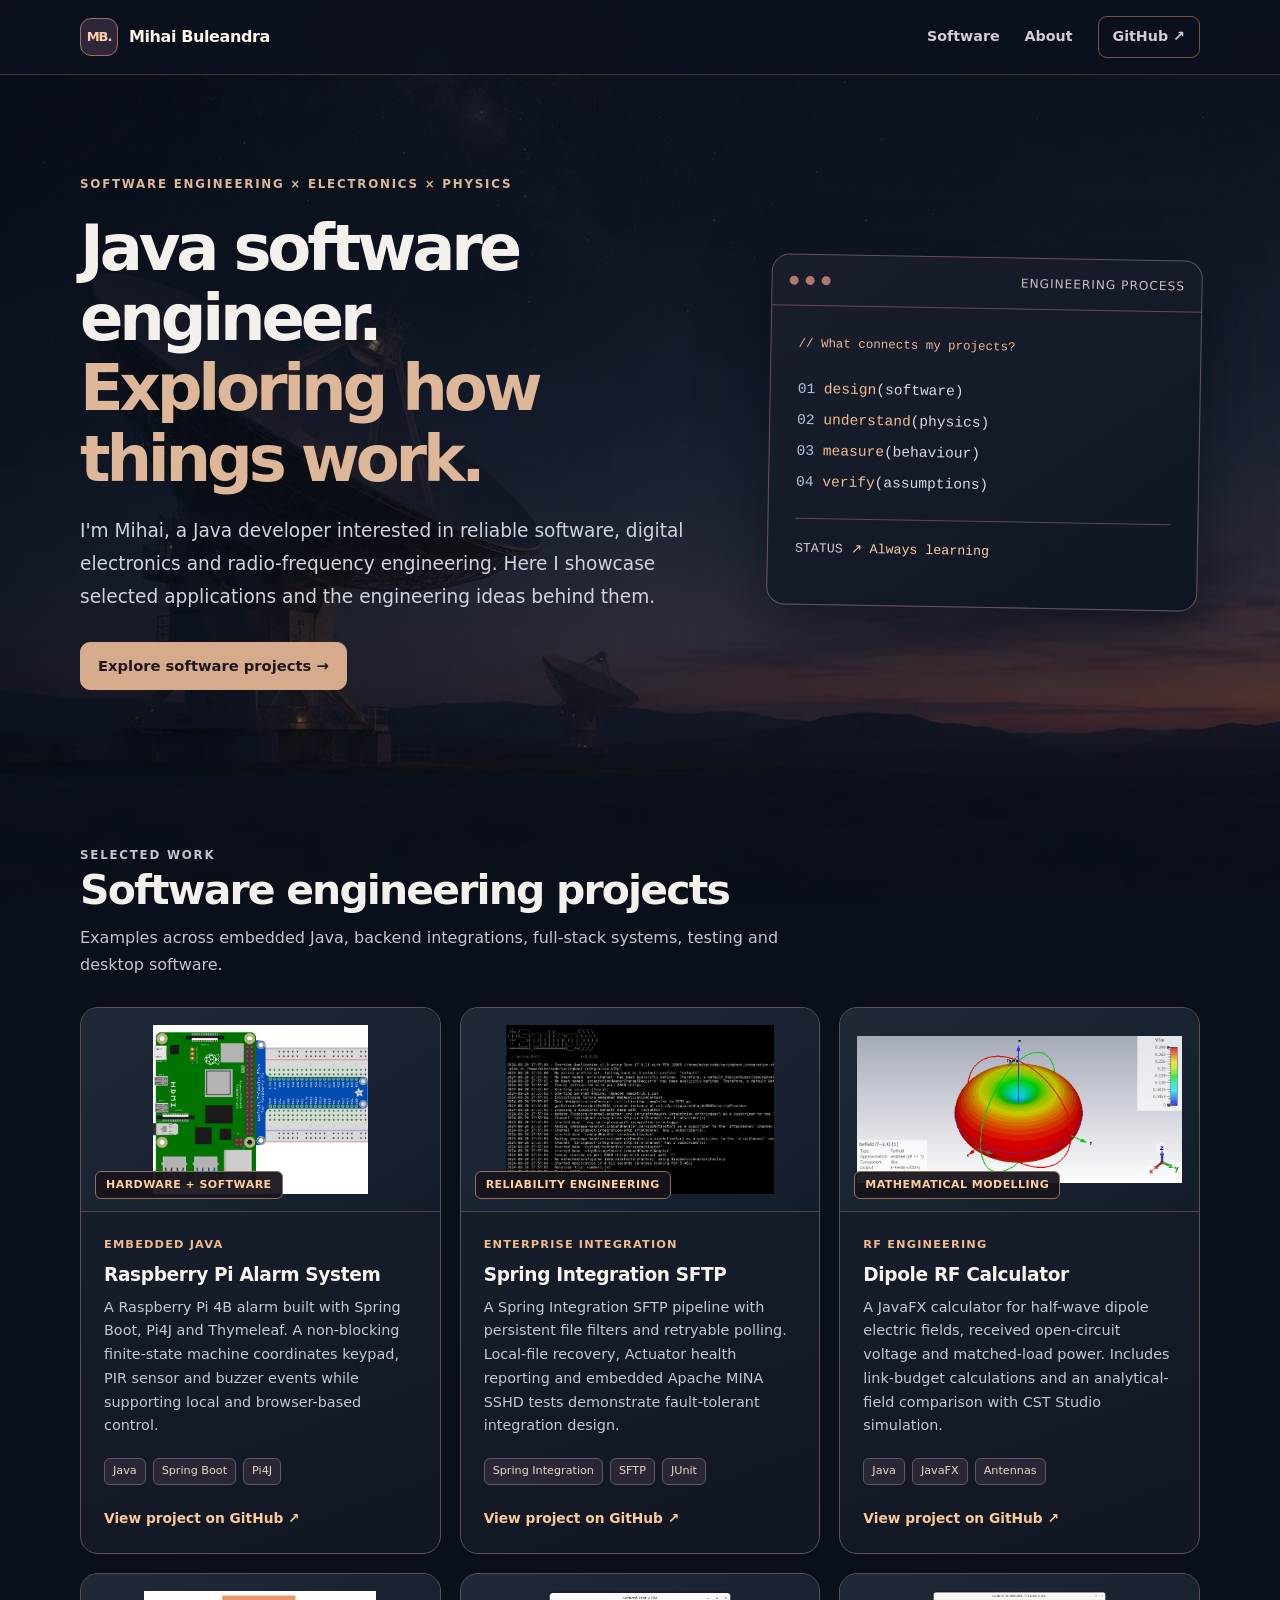
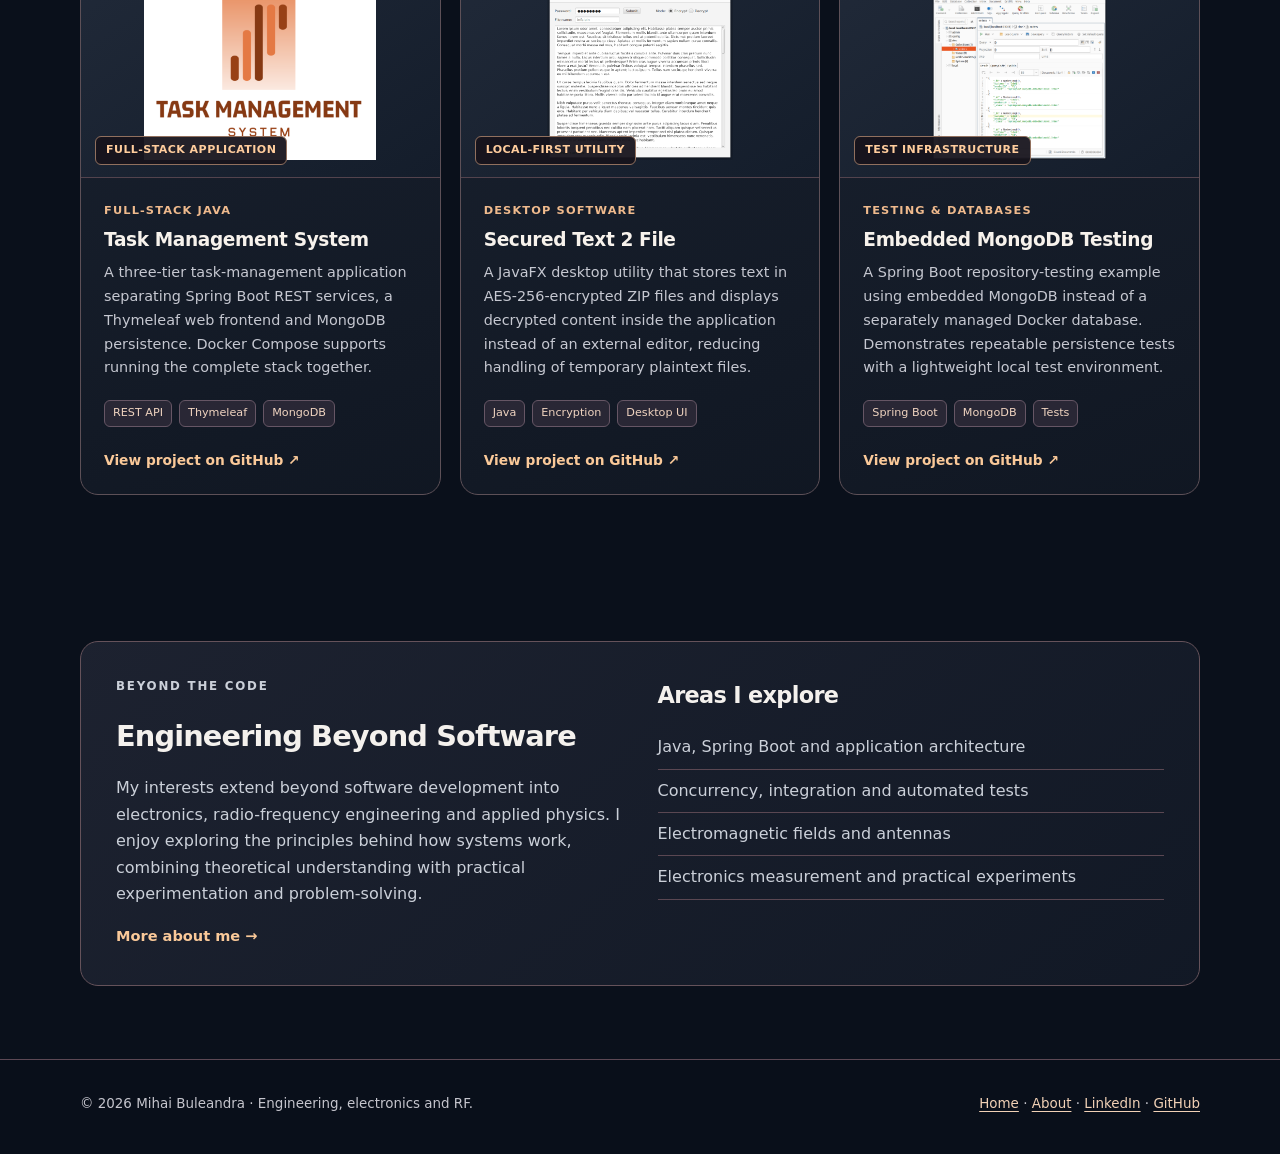
<file: index.html>
<!DOCTYPE html>
<html lang="en">
<head>
<meta charset="utf-8"/>
<meta content="width=device-width, initial-scale=1" name="viewport"/>
<meta content="Mihai Buleandra" name="author"/>
<meta content="Explore Java and Spring Boot projects by Mihai Buleandra: Raspberry Pi hardware, Spring Integration SFTP, JavaFX tools, MongoDB testing and RF engineering." name="description"/>
<meta content="#101521" name="theme-color"/>
<meta content="index,follow,max-image-preview:large" name="robots"/>
<title>Mihai Buleandra | Java &amp; Spring Boot Developer</title>
<link href="https://bmike2047.github.io/" rel="canonical"/>
<meta content="website" property="og:type"/>
<meta content="Mihai Buleandra — Engineering Portfolio" property="og:site_name"/>
<meta content="Mihai Buleandra | Java &amp; Spring Boot Developer" property="og:title"/>
<meta content="Explore Java and Spring Boot projects by Mihai Buleandra: Raspberry Pi hardware, Spring Integration SFTP, JavaFX tools, MongoDB testing and RF engineering." property="og:description"/>
<meta content="https://bmike2047.github.io/" property="og:url"/>
<meta content="https://bmike2047.github.io/assets/images/og-cover.png" property="og:image"/>
<meta content="1200" property="og:image:width"/>
<meta content="630" property="og:image:height"/>
<meta content="Mihai Buleandra — Java software engineering, electronics and RF engineering portfolio" property="og:image:alt"/>
<meta content="summary_large_image" name="twitter:card"/>
<meta content="Mihai Buleandra | Java &amp; Spring Boot Developer" name="twitter:title"/>
<meta content="Explore Java and Spring Boot projects by Mihai Buleandra: Raspberry Pi hardware, Spring Integration SFTP, JavaFX tools, MongoDB testing and RF engineering." name="twitter:description"/>
<meta content="https://bmike2047.github.io/assets/images/og-cover.png" name="twitter:image"/>
<link href="./assets/images/favicon.svg" rel="icon" type="image/svg+xml"/>
<link href="./assets/css/site.css?v=mobile-observatory-optimized" rel="stylesheet"/>
<script type="application/ld+json">[{"@context":"https://schema.org","@type":"Person","name":"Mihai Buleandra","url":"https://bmike2047.github.io/","sameAs":["https://github.com/bmike2047","https://www.linkedin.com/in/m-buleandra"],"knowsAbout":["Java","Spring Boot","JavaFX","Electronics","RF engineering"]},{"@context":"https://schema.org","@type":"WebSite","name":"Mihai Buleandra — Engineering Portfolio","url":"https://bmike2047.github.io/","inLanguage":"en"}]</script>
</head>
<body>
<a class="skip" href="#main">Skip to main content</a>
<header class="site-header">
<div class="container nav">
<a aria-label="Mihai Buleandra, homepage" class="brand" href="index.html"><span class="logo">MB.</span> Mihai Buleandra</a>
<nav aria-label="Main navigation" class="nav-links">
<a href="#software">Software</a>


<a href="about.html">About</a>
<a class="nav-pill" href="https://github.com/bmike2047" rel="me noopener noreferrer" target="_blank">GitHub ↗</a>
</nav><details class="mobile-menu"><summary aria-label="Toggle navigation menu">Menu</summary><nav aria-label="Mobile navigation" class="mobile-links"><a href="#software">Software</a><a href="about.html">About</a><a class="nav-pill" href="https://github.com/bmike2047" rel="me noopener noreferrer" target="_blank">GitHub ↗</a></nav></details>
</div>
</header>
<main id="main"><section class="hero"><div class="container hero-grid"><div><p class="eyebrow">Software engineering × electronics × physics</p><h1>Java software engineer.<br/><span class="accent">Exploring how things work.</span></h1><p class="lead">I'm Mihai, a Java developer interested in reliable software, digital electronics and radio-frequency engineering. Here I showcase selected applications and the engineering ideas behind them.</p><div class="actions"><a class="button primary" href="#software">Explore software projects →</a></div></div><div aria-label="Illustrative engineering notebook code panel" role="group" class="terminal"><div class="terminal-top"><i class="dot"></i><i class="dot"></i><i class="dot"></i><span>ENGINEERING PROCESS</span></div><div class="terminal-body"><p class="term-label">// What connects my projects?</p><p class="line-code"><em>01</em> <strong>design</strong>(software)</p><p class="line-code"><em>02</em> <strong>understand</strong>(physics)</p><p class="line-code"><em>03</em> <strong>measure</strong>(behaviour)</p><p class="line-code"><em>04</em> <strong>verify</strong>(assumptions)</p><div class="thin-rule"></div><p class="term-result">STATUS <span>↗ Always learning</span></p></div></div></div></section><section class="section alt" id="software"><div class="container"><div class="section-head"><div class="intro"><p class="eyebrow">Selected work</p><h2>Software engineering projects</h2><p>Examples across embedded Java, backend integrations, full-stack systems, testing and desktop software.</p></div></div><div class="card-grid"><article class="project-card"><div class="project-visual original-visual"><a aria-label="View Raspberry Pi Alarm System on GitHub" class="image-link" href="https://github.com/bmike2047/springboot-rpi-alarm-system" rel="noopener noreferrer" target="_blank"><img width="1278" height="1004" alt="Original Raspberry Pi 4B alarm system presentation image" class="original-thumb" decoding="async" loading="lazy" src="assets/images/p5.webp"/></a><span class="visual-label">Hardware + software</span></div><div class="card-body"><div class="card-meta">Embedded Java</div><h3><a href="https://github.com/bmike2047/springboot-rpi-alarm-system" rel="noopener noreferrer" target="_blank">Raspberry Pi Alarm System</a></h3><p>A Raspberry Pi 4B alarm built with Spring Boot, Pi4J and Thymeleaf. A non-blocking finite-state machine coordinates keypad, PIR sensor and buzzer events while supporting local and browser-based control.</p><div class="tags"><span class="tag">Java</span><span class="tag">Spring Boot</span><span class="tag">Pi4J</span></div><div class="card-actions"><a aria-label="View Raspberry Pi Alarm System on GitHub" href="https://github.com/bmike2047/springboot-rpi-alarm-system" rel="noopener noreferrer" target="_blank">View project on GitHub ↗</a></div></div></article><article class="project-card"><div class="project-visual original-visual"><a aria-label="View Spring Integration SFTP on GitHub" class="image-link" href="https://github.com/bmike2047/springboot-integration-sftp" rel="noopener noreferrer" target="_blank"><img width="1243" height="782" alt="Original Spring Boot Integration SFTP presentation image" class="original-thumb" decoding="async" loading="lazy" src="assets/images/p2.webp"/></a><span class="visual-label">Reliability engineering</span></div><div class="card-body"><div class="card-meta">Enterprise integration</div><h3><a href="https://github.com/bmike2047/springboot-integration-sftp" rel="noopener noreferrer" target="_blank">Spring Integration SFTP</a></h3><p>A Spring Integration SFTP pipeline with persistent file filters and retryable polling. Local-file recovery, Actuator health reporting and embedded Apache MINA SSHD tests demonstrate fault-tolerant integration design.</p><div class="tags"><span class="tag">Spring Integration</span><span class="tag">SFTP</span><span class="tag">JUnit</span></div><div class="card-actions"><a aria-label="View Spring Integration SFTP on GitHub" href="https://github.com/bmike2047/springboot-integration-sftp" rel="noopener noreferrer" target="_blank">View project on GitHub ↗</a></div></div></article><article class="project-card"><div class="project-visual original-visual"><a aria-label="View Dipole RF Calculator on GitHub" class="image-link" href="https://github.com/bmike2047/dipole-rf-calculator" rel="noopener noreferrer" target="_blank"><img width="945" height="426" alt="Original dipole antenna radiation pattern presentation image" class="original-thumb" decoding="async" loading="lazy" src="assets/images/p1.webp"/></a><span class="visual-label">Mathematical modelling</span></div><div class="card-body"><div class="card-meta">RF engineering</div><h3><a href="https://github.com/bmike2047/dipole-rf-calculator" rel="noopener noreferrer" target="_blank">Dipole RF Calculator</a></h3><p>A JavaFX calculator for half-wave dipole electric fields, received open-circuit voltage and matched-load power. Includes link-budget calculations and an analytical-field comparison with CST Studio simulation.</p><div class="tags"><span class="tag">Java</span><span class="tag">JavaFX</span><span class="tag">Antennas</span></div><div class="card-actions"><a aria-label="View Dipole RF Calculator on GitHub" href="https://github.com/bmike2047/dipole-rf-calculator" rel="noopener noreferrer" target="_blank">View project on GitHub ↗</a></div></div></article><article class="project-card"><div class="project-visual original-visual"><a aria-label="View Task Management System on GitHub" class="image-link" href="https://github.com/bmike2047/task-management-system" rel="noopener noreferrer" target="_blank"><img width="826" height="602" alt="Original Task Management System presentation logo" class="original-thumb" decoding="async" loading="lazy" src="assets/images/p6-inv.webp"/></a><span class="visual-label">Full-stack application</span></div><div class="card-body"><div class="card-meta">Full-stack Java</div><h3><a href="https://github.com/bmike2047/task-management-system" rel="noopener noreferrer" target="_blank">Task Management System</a></h3><p>A three-tier task-management application separating Spring Boot REST services, a Thymeleaf web frontend and MongoDB persistence. Docker Compose supports running the complete stack together.</p><div class="tags"><span class="tag">REST API</span><span class="tag">Thymeleaf</span><span class="tag">MongoDB</span></div><div class="card-actions"><a aria-label="View Task Management System on GitHub" href="https://github.com/bmike2047/task-management-system" rel="noopener noreferrer" target="_blank">View project on GitHub ↗</a></div></div></article><article class="project-card"><div class="project-visual original-visual"><a aria-label="View Secured Text 2 File on GitHub" class="image-link" href="https://github.com/bmike2047/secured-text2file" rel="noopener noreferrer" target="_blank"><img width="720" height="655" alt="Original Secured Text 2 File desktop application presentation screenshot" class="original-thumb" decoding="async" loading="lazy" src="assets/images/p3.webp"/></a><span class="visual-label">Local-first utility</span></div><div class="card-body"><div class="card-meta">Desktop software</div><h3><a href="https://github.com/bmike2047/secured-text2file" rel="noopener noreferrer" target="_blank">Secured Text 2 File</a></h3><p>A JavaFX desktop utility that stores text in AES-256-encrypted ZIP files and displays decrypted content inside the application instead of an external editor, reducing handling of temporary plaintext files.</p><div class="tags"><span class="tag">Java</span><span class="tag">Encryption</span><span class="tag">Desktop UI</span></div><div class="card-actions"><a aria-label="View Secured Text 2 File on GitHub" href="https://github.com/bmike2047/secured-text2file" rel="noopener noreferrer" target="_blank">View project on GitHub ↗</a></div></div></article><article class="project-card"><div class="project-visual original-visual"><a aria-label="View Embedded MongoDB Testing on GitHub" class="image-link" href="https://github.com/bmike2047/springboot-mongodb-embedded" rel="noopener noreferrer" target="_blank"><img width="971" height="938" alt="Original embedded MongoDB project presentation screenshot" class="original-thumb" decoding="async" loading="lazy" src="assets/images/p4.webp"/></a><span class="visual-label">Test infrastructure</span></div><div class="card-body"><div class="card-meta">Testing &amp; databases</div><h3><a href="https://github.com/bmike2047/springboot-mongodb-embedded" rel="noopener noreferrer" target="_blank">Embedded MongoDB Testing</a></h3><p>A Spring Boot repository-testing example using embedded MongoDB instead of a separately managed Docker database. Demonstrates repeatable persistence tests with a lightweight local test environment.</p><div class="tags"><span class="tag">Spring Boot</span><span class="tag">MongoDB</span><span class="tag">Tests</span></div><div class="card-actions"><a aria-label="View Embedded MongoDB Testing on GitHub" href="https://github.com/bmike2047/springboot-mongodb-embedded" rel="noopener noreferrer" target="_blank">View project on GitHub ↗</a></div></div></article></div></div></section><section class="section"><div class="container"><div class="about-panel"><div><p class="eyebrow">Beyond the code</p><h2 style="margin:0 0 15px;font-size:1.8rem;letter-spacing:-.03em">Engineering Beyond Software</h2><p>My interests extend beyond software development into electronics, radio-frequency engineering and applied physics. I enjoy exploring the principles behind how systems work, combining theoretical understanding with practical experimentation and problem-solving.</p><a class="text-link" href="about.html">More about me →</a></div><div><h3>Areas I explore</h3><ul class="clean-list"><li>Java, Spring Boot and application architecture</li><li>Concurrency, integration and automated tests</li><li>Electromagnetic fields and antennas</li><li>Electronics measurement and practical experiments</li></ul></div></div></div></section></main>
<footer class="footer"><div class="container footer-inner"><span>© 2026 Mihai Buleandra · Engineering, electronics and RF.</span><span><a href="index.html">Home</a> · <a href="./about.html">About</a> · <a href="https://www.linkedin.com/in/m-buleandra" rel="me noopener noreferrer" target="_blank">LinkedIn</a> · <a href="https://github.com/bmike2047" rel="me noopener noreferrer" target="_blank">GitHub</a></span></div></footer>
<script defer="" src="assets/js/site.js"></script></body></html>
</file>
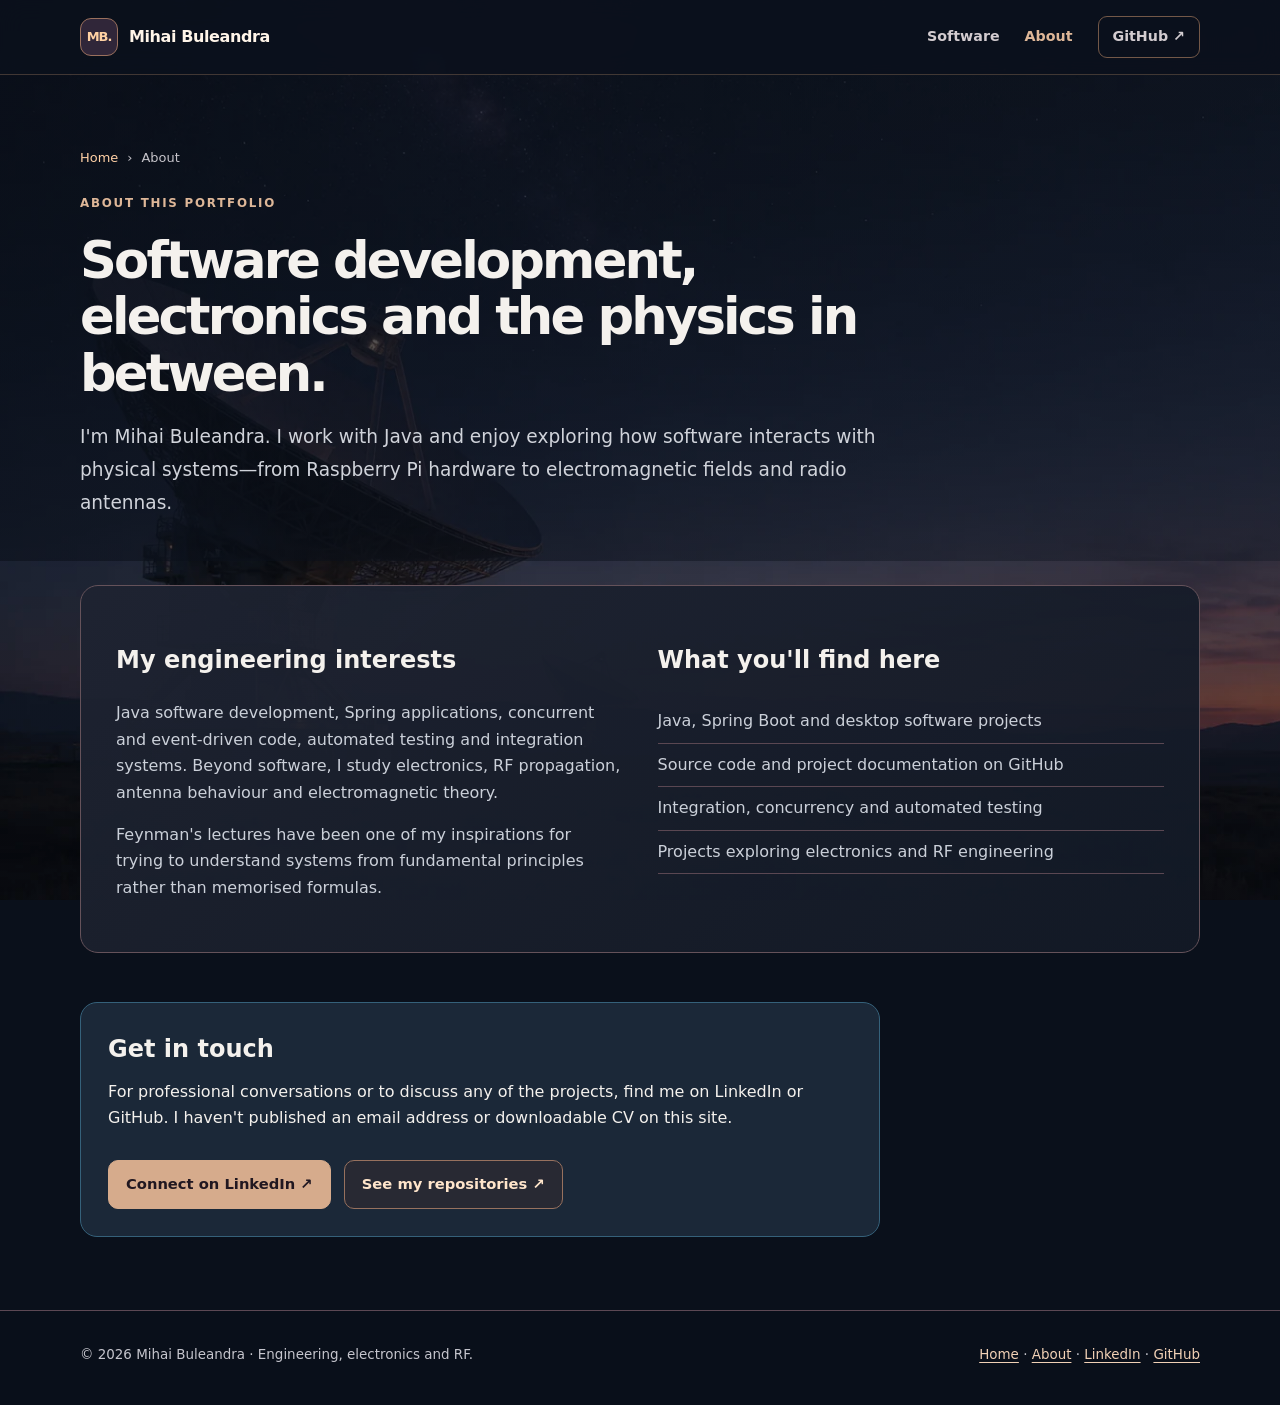
<file: about.html>
<!DOCTYPE html>

<html lang="en">
<head>
<meta charset="utf-8"/>
<meta content="width=device-width, initial-scale=1" name="viewport"/>
<meta content="Mihai Buleandra" name="author"/>
<meta content="About Mihai Buleandra: Java software development, Spring Boot, electronics, RF engineering projects and technical experiments." name="description"/>
<meta content="#101521" name="theme-color"/>
<meta content="index,follow,max-image-preview:large" name="robots"/>
<title>About — Java Development, Electronics &amp; RF | Mihai Buleandra</title>
<link href="https://bmike2047.github.io/about.html" rel="canonical"/>
<meta content="website" property="og:type"/>
<meta content="Mihai Buleandra — Engineering Portfolio" property="og:site_name"/>
<meta content="About — Java Development, Electronics &amp; RF | Mihai Buleandra" property="og:title"/>
<meta content="About Mihai Buleandra: Java software development, Spring Boot, electronics, RF engineering projects and technical experiments." property="og:description"/>
<meta content="https://bmike2047.github.io/about.html" property="og:url"/>
<meta content="https://bmike2047.github.io/assets/images/og-cover.png" property="og:image"/>
<meta content="1200" property="og:image:width"/>
<meta content="630" property="og:image:height"/>
<meta content="Mihai Buleandra — Java software engineering, electronics and RF engineering portfolio" property="og:image:alt"/>
<meta content="summary_large_image" name="twitter:card"/>
<meta content="About — Java Development, Electronics &amp; RF | Mihai Buleandra" name="twitter:title"/>
<meta content="About Mihai Buleandra: Java software development, Spring Boot, electronics, RF engineering projects and technical experiments." name="twitter:description"/>
<meta content="https://bmike2047.github.io/assets/images/og-cover.png" name="twitter:image"/>
<link href="./assets/images/favicon.svg" rel="icon" type="image/svg+xml"/>
<link href="./assets/css/site.css?v=mobile-observatory-optimized" rel="stylesheet"/>
<script type="application/ld+json">{"@context":"https://schema.org","@type":"Person","name":"Mihai Buleandra","url":"https://bmike2047.github.io/","sameAs":["https://github.com/bmike2047","https://www.linkedin.com/in/m-buleandra"],"knowsAbout":["Java","Spring Boot","JavaFX","Electronics","RF engineering"]}</script>
</head>
<body>
<a class="skip" href="#main">Skip to main content</a>
<header class="site-header">
<div class="container nav">
<a aria-label="Mihai Buleandra, homepage" class="brand" href="index.html"><span class="logo">MB.</span> Mihai Buleandra</a>
<nav aria-label="Main navigation" class="nav-links">
<a href="index.html#software">Software</a>


<a aria-current="page" href="about.html">About</a>
<a class="nav-pill" href="https://github.com/bmike2047" rel="me noopener noreferrer" target="_blank">GitHub ↗</a>
</nav><details class="mobile-menu"><summary aria-label="Toggle navigation menu">Menu</summary><nav aria-label="Mobile navigation" class="mobile-links"><a href="index.html#software">Software</a><a aria-current="page" href="about.html">About</a><a class="nav-pill" href="https://github.com/bmike2047" rel="me noopener noreferrer" target="_blank">GitHub ↗</a></nav></details>
</div>
</header>
<main id="main"><section class="page-hero"><div class="container"><nav aria-label="Breadcrumb" class="breadcrumbs"><a href="index.html">Home</a><span>›</span><span>About</span></nav><p class="eyebrow">About this portfolio</p><h1>Software development, electronics and the physics in between.</h1><p class="lead">I'm Mihai Buleandra. I work with Java and enjoy exploring how software interacts with physical systems—from Raspberry Pi hardware to electromagnetic fields and radio antennas.</p></div></section><section class="section" style="padding-top:24px"><div class="container"><div class="about-panel"><div><h2>My engineering interests</h2><p>Java software development, Spring applications, concurrent and event-driven code, automated testing and integration systems. Beyond software, I study electronics, RF propagation, antenna behaviour and electromagnetic theory.</p><p>Feynman's lectures have been one of my inspirations for trying to understand systems from fundamental principles rather than memorised formulas.</p></div><div><h2>What you'll find here</h2><ul class="clean-list"><li>Java, Spring Boot and desktop software projects</li><li>Source code and project documentation on GitHub</li><li>Integration, concurrency and automated testing</li><li>Projects exploring electronics and RF engineering</li></ul></div></div><div class="wide-cta" style="max-width:800px"><h2>Get in touch</h2><p>For professional conversations or to discuss any of the projects, find me on LinkedIn or GitHub. I haven't published an email address or downloadable CV on this site.</p><div class="actions"><a class="button primary" href="https://www.linkedin.com/in/m-buleandra" rel="me noopener noreferrer" target="_blank">Connect on LinkedIn ↗</a><a class="button" href="https://github.com/bmike2047" rel="me noopener noreferrer" target="_blank">See my repositories ↗</a></div></div></div></section></main>
<footer class="footer"><div class="container footer-inner"><span>© 2026 Mihai Buleandra · Engineering, electronics and RF.</span><span><a href="index.html">Home</a> · <a href="./about.html">About</a> · <a href="https://www.linkedin.com/in/m-buleandra" rel="me noopener noreferrer" target="_blank">LinkedIn</a> · <a href="https://github.com/bmike2047" rel="me noopener noreferrer" target="_blank">GitHub</a></span></div></footer>
<script defer="" src="assets/js/site.js"></script></body></html>
</file>
<file: assets/css/site.css>
/* Standalone portfolio styling. Cascade order retained from Mobile Observatory Fix; unused selectors removed. */
:root { color-scheme: dark; --bg: #080a0e; --surface: #121620; --surface2: #171c27; --line: #303745; --text: #f0f4fa; --muted: #afbccc; --accent: #67d8c6; --accent2: #a4b5ff; --max: 1120px; --radius: 18px; }
* { box-sizing: border-box; }
html { scroll-behavior: smooth; scroll-padding-top: 90px; }
body { margin: 0; background: var(--bg); color: var(--text); font-family: Inter,ui-sans-serif,system-ui,-apple-system,BlinkMacSystemFont,"Segoe UI",sans-serif; line-height: 1.65; font-size: 16px; }
::selection { background: #48cbb8; color: #051625; }
a { color: #86e9db; text-underline-offset: 3px; }
a:hover { color: #cafdf5; }
a:focus-visible, button:focus-visible { outline: 3px solid #a4b5ff; outline-offset: 4px; border-radius: 6px; }
.skip { position: absolute; left: 12px; top: -70px; background: #fff; color: #112033; padding: 10px 14px; z-index: 100; }
.skip:focus { top: 10px; }
.container { width: min(var(--max),calc(100% - 48px)); margin: 0 auto; }
.site-header { position: sticky; top: 0; z-index: 10; border-bottom: 1px solid rgba(135,193,225,.17); background: rgba(9,22,37,.94); backdrop-filter: blur(12px); }
.nav { min-height: 74px; display: flex; align-items: center; justify-content: space-between; gap: 24px; }
.brand { display: inline-flex; align-items: center; gap: 11px; text-decoration: none; color: white; font-weight: 800; letter-spacing: -.025em; }
.logo { width: 38px; height: 38px; border: 1px solid #407b87; background: #11344b; border-radius: 11px; display: grid; place-items: center; color: #87f3db; font-size: 13px; letter-spacing: -.08em; }
.nav-links { display: flex; align-items: center; gap: 25px; flex-wrap: wrap; }
.nav-links a { color: #bdd0dc; font-size: .89rem; font-weight: 600; text-decoration: none; }
.nav-links a:hover, .nav-links a[aria-current=page] { color: var(--accent); }
.nav-pill { padding: 8px 14px; border: 1px solid #3a7384; border-radius: 9px; }
.hero { background: radial-gradient(ellipse 65% 60% at 80% 30%,rgba(30,99,132,.25),transparent 70%); padding: 100px 0 83px; }
.hero-grid { display: grid; grid-template-columns: 1.18fr .82fr; gap: 68px; align-items: center; }
.eyebrow { text-transform: uppercase; color: var(--accent); font-size: .74rem; font-weight: 800; letter-spacing: .15em; margin: 0 0 18px; }
.hero h1 { font-size: clamp(2.5rem,5vw,4.65rem); line-height: 1.1; letter-spacing: -.065em; margin: 0 0 20px; max-width: 770px; }
.accent { color: var(--accent); }
.lead { font-size: 1.16rem; line-height: 1.78; color: #bad0df; max-width: 640px; margin: 0; }
.actions { display: flex; gap: 13px; flex-wrap: wrap; margin-top: 29px; }
.button { display: inline-flex; align-items: center; justify-content: center; gap: 8px; text-decoration: none; font-weight: 750; font-size: .92rem; padding: 11px 17px; border: 1px solid #477083; border-radius: 10px; min-height: 45px; color: #eaf7fc; background: rgba(65,104,129,.13); }
.button:hover { background: #293646; color: #fff; }
.button.primary { background: var(--accent); border-color: var(--accent); color: #062336; }
.button.primary:hover { background: #a0ffef; }
.terminal { background: linear-gradient(135deg,#131b28,#0d131c); border: 1px solid #35546a; box-shadow: 0 22px 65px #010a1566; border-radius: 18px; overflow: hidden; transform: rotate(1deg); }
.terminal-top { display: flex; align-items: center; gap: 7px; padding: 15px 17px; border-bottom: 1px solid #264458; color: #a9c5d0; font-size: .76rem; }
.dot { width: 9px; height: 9px; border-radius: 50%; background: #6387a4; }
.terminal-top span:last-child { margin-left: auto; letter-spacing: .08em; }
.terminal-body { padding: 28px 27px 31px; font-family: ui-monospace,Consolas,monospace; min-height: 290px; }
.term-label { font-family: inherit; color: #86dbcc; font-size: .78rem; margin: 0 0 22px; }
.line-code { margin: 7px 0; color: #cbdeed; font-size: .91rem; }
.line-code strong { color: #7ce0c7; font-weight: 500; }
.line-code em { color: #92b6ff; font-style: normal; }
.thin-rule { height: 1px; background: #294c62; margin: 24px 0 19px; }
.term-result { font-size: .83rem; color: #b8d5e3; }
.term-result span { color: var(--accent); }
.section { padding: 73px 0; scroll-margin-top: 75px; }
.section.alt { background: #0b0e14; }
.section-head { display: flex; align-items: end; justify-content: space-between; gap: 20px; margin-bottom: 29px; }
.section-head .intro { max-width: 700px; }
.section-head h2 { font-size: clamp(1.9rem,3.2vw,2.75rem); line-height: 1.2; letter-spacing: -.045em; margin: 0 0 10px; }
.section-head p { color: var(--muted); margin: 0; max-width: 780px; }
.text-link { font-size: .91rem; font-weight: 750; text-decoration: none; white-space: nowrap; }
.card-grid { display: grid; grid-template-columns: repeat(3,minmax(0,1fr)); gap: 19px; }
.project-card { display: flex; flex-direction: column; border: 1px solid #333d4c; border-radius: var(--radius); background: linear-gradient(160deg,#141923,#11151d); overflow: hidden; min-width: 0; transition: transform .2s,border-color .2s; }
.project-card:hover { transform: translateY(-3px); border-color: #44859a; }
.project-visual { height: 177px; position: relative; display: flex; align-items: center; justify-content: center; overflow: hidden; background: linear-gradient(145deg,#171f2b,#1e2a37); border-bottom: 1px solid #313e50; }
.project-visual img { width: 100%; height: 100%; object-fit: cover; object-position: center; display: block; }
.project-visual .visual-label { position: absolute; left: 14px; bottom: 12px; padding: 4px 10px; background: #0c121ce8; border: 1px solid #427b8c; border-radius: 6px; color: #bcf5ec; font-size: .69rem; letter-spacing: .04em; text-transform: uppercase; font-weight: 800; }
.card-body { padding: 23px; display: flex; flex-direction: column; flex: 1; gap: 8px; }
.card-meta { font-size: .71rem; letter-spacing: .1em; text-transform: uppercase; font-weight: 800; color: #72decf; }
.card-body h3 { font-size: 1.16rem; line-height: 1.4; margin: 0; letter-spacing: -.02em; }
.card-body h3 a { color: #f0f8fc; text-decoration: none; }
.card-body h3 a:hover { color: var(--accent); }
.card-body p { color: #b9ccda; font-size: .9rem; line-height: 1.65; margin: 0; flex: 1; }
.tags { display: flex; gap: 7px; flex-wrap: wrap; margin: 12px 0 4px; }
.tag { font-size: .7rem; line-height: 1.3; border: 1px solid #35566b; background: #1b2735; border-radius: 6px; padding: 5px 8px; color: #c1dbe8; }
.card-actions { display: flex; flex-wrap: wrap; gap: 14px; align-items: center; margin-top: 10px; }
.card-actions a { font-size: .86rem; font-weight: 750; text-decoration: none; }
.about-panel { display: grid; grid-template-columns: 1fr 1fr; gap: 35px; padding: 35px; border: 1px solid #334056; border-radius: 18px; background: linear-gradient(140deg,#171e2a,#11151d); }
.about-panel h3 { font-size: 1.4rem; letter-spacing: -.03em; margin: 0 0 12px; }
.about-panel p { color: #bfd1df; margin: 0 0 16px; }
.clean-list { padding: 0; margin: 0; list-style: none; }
.clean-list li { padding: 8px 0; border-bottom: 1px solid #2c4c61; color: #c7dce8; }
.footer { padding: 33px 0 39px; border-top: 1px solid #2b3545; color: #a7bdc9; font-size: .84rem; }
.footer-inner { display: flex; justify-content: space-between; align-items: center; gap: 18px; flex-wrap: wrap; }
.footer a { color: #c9e7ee; }
.page-hero { padding: 72px 0 42px; background: radial-gradient(ellipse at 82% 0%,#173951 0,transparent 65%); }
.breadcrumbs { font-size: .81rem; color: #9bb9ca; display: flex; gap: 9px; flex-wrap: wrap; margin-bottom: 26px; }
.breadcrumbs a { color: #a9c7d8; text-decoration: none; }
.page-hero h1 { font-size: clamp(2.15rem,4vw,3.6rem); letter-spacing: -.055em; line-height: 1.1; max-width: 900px; margin: 10px 0 19px; }
.page-hero .lead { max-width: 840px; }
.wide-cta { margin-top: 49px; padding: 27px; background: #1b2838; border: 1px solid #35617a; border-radius: 17px; }
.wide-cta h2 { margin: 0 0 9px; }
.wide-cta p { margin: 0 0 17px; }
@media (max-width:920px) {
  .hero-grid { grid-template-columns: 1fr; gap: 36px; }
  .terminal { max-width: 630px; transform: none; }
  .card-grid { grid-template-columns: repeat(2,minmax(0,1fr)); }
  .nav-links { gap: 13px; }
}
@media (max-width:650px) {
  .container { width: min(var(--max),calc(100% - 32px)); }
  .nav { align-items: start; flex-direction: column; justify-content: center; padding: 14px 0; }
  .nav-links { width: 100%; gap: 13px; }
  .nav-links a { font-size: .8rem; }
  .nav-pill { padding: 5px 10px; }
  .hero { padding: 67px 0 60px; }
  .section { padding: 56px 0; }
  .card-grid, .about-panel { grid-template-columns: 1fr; }
  .section-head { align-items: start; flex-direction: column; }
  .project-visual { height: 190px; }
  .about-panel { padding: 22px; }
  .page-hero { padding: 50px 0 30px; }
  .footer-inner { align-items: flex-start; }
  .terminal-body { min-height: 0; }
  .line-code { font-size: .78rem; }
}
@media (prefers-reduced-motion:reduce) {
  html { scroll-behavior: auto; }
  .project-card { transition: none; }
}
:root { color-scheme: dark; --bg: #080a0e; --surface: #121620; --surface2: #171c27; --line: #303745; --text: #f0f4fa; --muted: #afbccc; --accent: #67d8c6; --accent2: #a4b5ff; }
body { background: #080a0e; }
.site-header { background: rgba(9,12,18,.94); border-bottom-color: #303745; }
.hero { background: radial-gradient(ellipse 85% 70% at 81% 9%,rgba(43,58,89,.25),transparent 75%), #080a0e; }
.section.alt { background: #0d1016; }
.project-card { background: linear-gradient(165deg,#161b24,#10141c); border-color: #303846; }
.project-card:hover { border-color: #5fa4a0; }
.terminal { background: linear-gradient(145deg,#151d2b,#0b0f17); }
.project-visual { background: #10151c; }
.project-visual.original-visual { height: 204px; background: linear-gradient(150deg,#151b24,#10141a); }
.project-visual .image-link { display: flex; align-items: center; justify-content: center; width: 100%; height: 100%; padding: 17px; }
.project-visual .image-link:focus-visible { outline: 3px solid var(--accent); outline-offset: -4px; }
.project-visual img.original-thumb { width: 100%; height: 100%; object-fit: contain; object-position: center; display: block; background: transparent; padding: 0; }
.project-visual.original-visual .visual-label { pointer-events: none; background: rgba(9,13,19,.92); }
.mobile-menu summary:focus-visible { outline: 3px solid var(--accent); outline-offset: 4px; }
.mobile-menu { display: none; }
:where(a,summary,button):focus-visible { outline: 3px solid var(--accent); outline-offset: 3px; }
a { overflow-wrap: break-word; }
@media (max-width:920px) {
  .hero-grid { grid-template-columns: minmax(0,1fr); }
  .hero h1 { max-width: 740px; }
  .project-visual.original-visual { height: 190px; }
}
@media (max-width:720px) {
  html { scroll-padding-top: 18px; }
  .site-header { position: relative; }
  .nav { display: flex; flex-direction: row; align-items: center; justify-content: space-between; gap: 12px; padding: 12px 0; flex-wrap: nowrap; }
  .brand { font-size: .91rem; white-space: nowrap; }
  .nav-links { display: none; }
  .mobile-menu { display: block; position: relative; flex: 0 0 auto; z-index: 50; }
  .mobile-menu summary { list-style: none; cursor: pointer; border: 1px solid #435064; background: #181f2b; color: #e8f1fa; border-radius: 9px; min-height: 44px; padding: 10px 13px; display: flex; align-items: center; justify-content: center; font-weight: 750; font-size: .88rem; }
  .mobile-menu summary::-webkit-details-marker { display: none; }
  .mobile-menu[open] summary { border-color: #67d8c6; }
  .mobile-links { position: absolute; right: 0; top: calc(100% + 9px); width: min(280px,calc(100vw - 32px)); display: flex; flex-direction: column; padding: 8px; border: 1px solid #3a475b; border-radius: 12px; background: #161c27; box-shadow: 0 18px 45px #000a; }
  .mobile-links a { display: block; color: #e9f2fa; text-decoration: none; padding: 11px 12px; min-height: 44px; border-radius: 7px; font-size: .92rem; }
  .mobile-links a:hover, .mobile-links a:focus-visible { background: #293447; }
  .hero { padding: 52px 0 54px; }
  .hero h1 { font-size: clamp(2rem,10vw,3.15rem); letter-spacing: -.055em; }
  .hero-grid { gap: 27px; }
  .section { padding: 50px 0; }
  .card-grid { grid-template-columns: minmax(0,1fr); }
  .project-visual.original-visual { height: 215px; }
  .project-card { max-width: none; }
  .card-body { padding: 20px; }
  .terminal { width: 100%; }
  .about-panel { grid-template-columns: 1fr; }
}
@media (max-width:380px) {
  .container { width: calc(100% - 26px); }
  .brand { font-size: .82rem; }
  .logo { font-size: .85rem; }
  .hero h1 { font-size: clamp(1.88rem,10vw,2.4rem); }
  .lead { font-size: 1rem; }
  .button { width: 100%; }
  .actions { gap: 9px; }
  .project-visual.original-visual { height: 183px; }
  .terminal-body { padding: 18px 16px; }
  .term-label, .line-code { font-size: .76rem; }
}
body { background-color: #080b13; background-image: linear-gradient(100deg, rgba(6,10,18,.13) 0%, rgba(6,10,18,.17) 48%, rgba(6,10,18,.25) 100%),
    url("../images/observatory-background-left.webp"); background-repeat: no-repeat, no-repeat; background-position: center center, left center; background-size: cover, cover; background-attachment: fixed, fixed; }
.hero { background: linear-gradient(100deg, rgba(6,10,18,.26), rgba(6,10,18,.10)); }
.page-hero { background: linear-gradient(100deg, rgba(7,12,22,.35), rgba(7,12,22,.19)); }
.section.alt { background: rgba(9,13,21,.71); }
.footer { background: rgba(7,11,19,.65); }
@media (max-width:720px) {
  body { background-position: center center, 21% center; }
  .hero { background: linear-gradient(100deg, rgba(6,10,18,.44), rgba(6,10,18,.31)); }
}
:root { --bg: #0a101b; --surface: #141b28; --surface2: #1c2533; --line: #514654; --text: #f4f1ed; --muted: #bfc5cf; --accent: #deb798; --accent2: #e5a48c; }
::selection { background: #a95b3f; color: #fff7ed; }
a { color: #fac999; }
a:hover { color: #ffdfbb; }
a:focus-visible, button:focus-visible, :where(a,summary,button):focus-visible { outline-color: #ffc894; }
.site-header { background: rgba(11,17,29,.93); border-bottom-color: rgba(239,183,129,.24); }
.brand { color: #fff5e9; }
.logo { border-color: #9a705d; background: #302639; color: #ffd1a3; }
.nav-links a { color: #d3ccd0; }
.nav-links a:hover, .nav-links a[aria-current=page] { color: var(--accent); }
.nav-pill { border-color: #735848; }
body { background-color: var(--bg); background-image: linear-gradient(105deg,rgba(9,14,25,.22) 0%,rgba(13,14,23,.13) 46%,rgba(8,12,22,.27) 100%),
    url("../images/observatory-background-left.webp"); }
.hero { background: linear-gradient(105deg,rgba(8,14,24,.55),rgba(11,16,27,.30) 54%,rgba(10,14,23,.22)); }
.page-hero { background: linear-gradient(105deg,rgba(10,15,25,.62),rgba(12,18,30,.35)); }
.eyebrow, .accent { color: var(--accent); }
.lead { color: #d0d3da; }
.button { border-color: #97715e; background: rgba(55,42,46,.50); color: #ffe5cb; }
.button:hover { background: #40303a; color: #fff6ec; }
.button.primary { background: #d6ab8c; border-color: #d6ab8c; color: #211720; }
.button.primary:hover { background: #e4bda0; color: #20151c; }
.terminal { background: linear-gradient(145deg,rgba(26,30,44,.97),rgba(14,22,35,.98)); border-color: #655263; box-shadow: 0 22px 65px #050b17a3; }
.terminal-top { border-bottom-color: #604d58; color: #cbbdbd; }
.dot { background: #ae7a6b; }
.term-label { color: #e9b595; }
.line-code { color: #d9d9e0; }
.line-code strong { color: #f1bb8c; }
.line-code em { color: #b1c4de; }
.thin-rule { background: #5d4853; }
.term-result { color: #d2c9ce; }
.term-result span { color: #ffd09e; }
.section.alt { background: rgba(11,17,28,.80); }
.section-head p { color: #c6c4ca; }
.project-card { background: linear-gradient(160deg,rgba(26,33,47,.96),rgba(17,23,35,.96)); border-color: #5d5057; }
.project-card:hover { border-color: #d6a078; }
.project-visual, .project-visual.original-visual { background: linear-gradient(145deg,#202938,#141d2b); border-bottom-color: #53434d; }
.project-visual.original-visual .visual-label, .project-visual .visual-label { background: rgba(23,20,28,.94); border-color: #91705e; color: #ffcd9d; }
.card-meta { color: #efba8d; }
.card-body h3 a { color: #f7f2ec; }
.card-body h3 a:hover { color: #ffca95; }
.card-body p { color: #c6c8d1; }
.tag { border-color: #665665; background: #292735; color: #f0d4c0; }
.card-actions a, .text-link { color: #fac999; }
.card-actions a:hover, .text-link:hover { color: #ffe0bb; }
.about-panel { background: linear-gradient(140deg,rgba(30,35,49,.94),rgba(18,25,38,.95)); border-color: #65525a; }
.about-panel p, .clean-list li { color: #cbd0d9; }
.clean-list li { border-bottom-color: #5a4752; }
.footer { background: rgba(9,15,26,.83); border-top-color: #5c4854; color: #c5c5cd; }
.footer a { color: #f1d1b6; }
.breadcrumbs { color: #c6c4ca; }
.breadcrumbs a { color: #ffd0a5; }
.mobile-menu summary { border-color: #806354; background: #292333; color: #ffead9; }
.mobile-menu[open] summary { border-color: #deb798; }
.mobile-links { border-color: #6c5560; background: #1c2030; }
.mobile-links a { color: #f3e6df; }
.mobile-links a:hover, .mobile-links a:focus-visible { background: #40303e; }
@media (max-width:720px) {
  .hero { background: linear-gradient(100deg,rgba(8,14,24,.64),rgba(8,14,24,.47)); }
}
@media (max-width:720px) {
  body { background-color: #0a101b; background-image: none; background-attachment: scroll; }
  .hero, .page-hero { position: relative; isolation: isolate; padding-top: 255px; background: transparent; }
  .hero::before, .page-hero::before { content: ""; position: absolute; z-index: 0; pointer-events: none; inset: 0 0 auto; height: 238px; background-image: linear-gradient(180deg, rgba(9,14,24,.05) 0%, rgba(9,14,24,.02) 65%, #070a12 100%),
      url("../images/observatory-background-left.webp"); background-repeat: no-repeat; background-size: cover,auto 490px; background-position: center center, left -4px top -91px; filter: brightness(1.55); }
  .hero > .container, .page-hero > .container { position: relative; z-index: 1; }
}
@media (max-width:380px) {
  .hero, .page-hero { padding-top: 226px; }
  .hero::before, .page-hero::before { height: 210px; background-size: cover,auto 455px; background-position: center center,left -5px top -84px; }
}

/* Keep the error page footer at the bottom on short screens. */
.error-page { min-height: 100vh; display: flex; flex-direction: column; }
.error-page main { flex: 1; }
</file>
